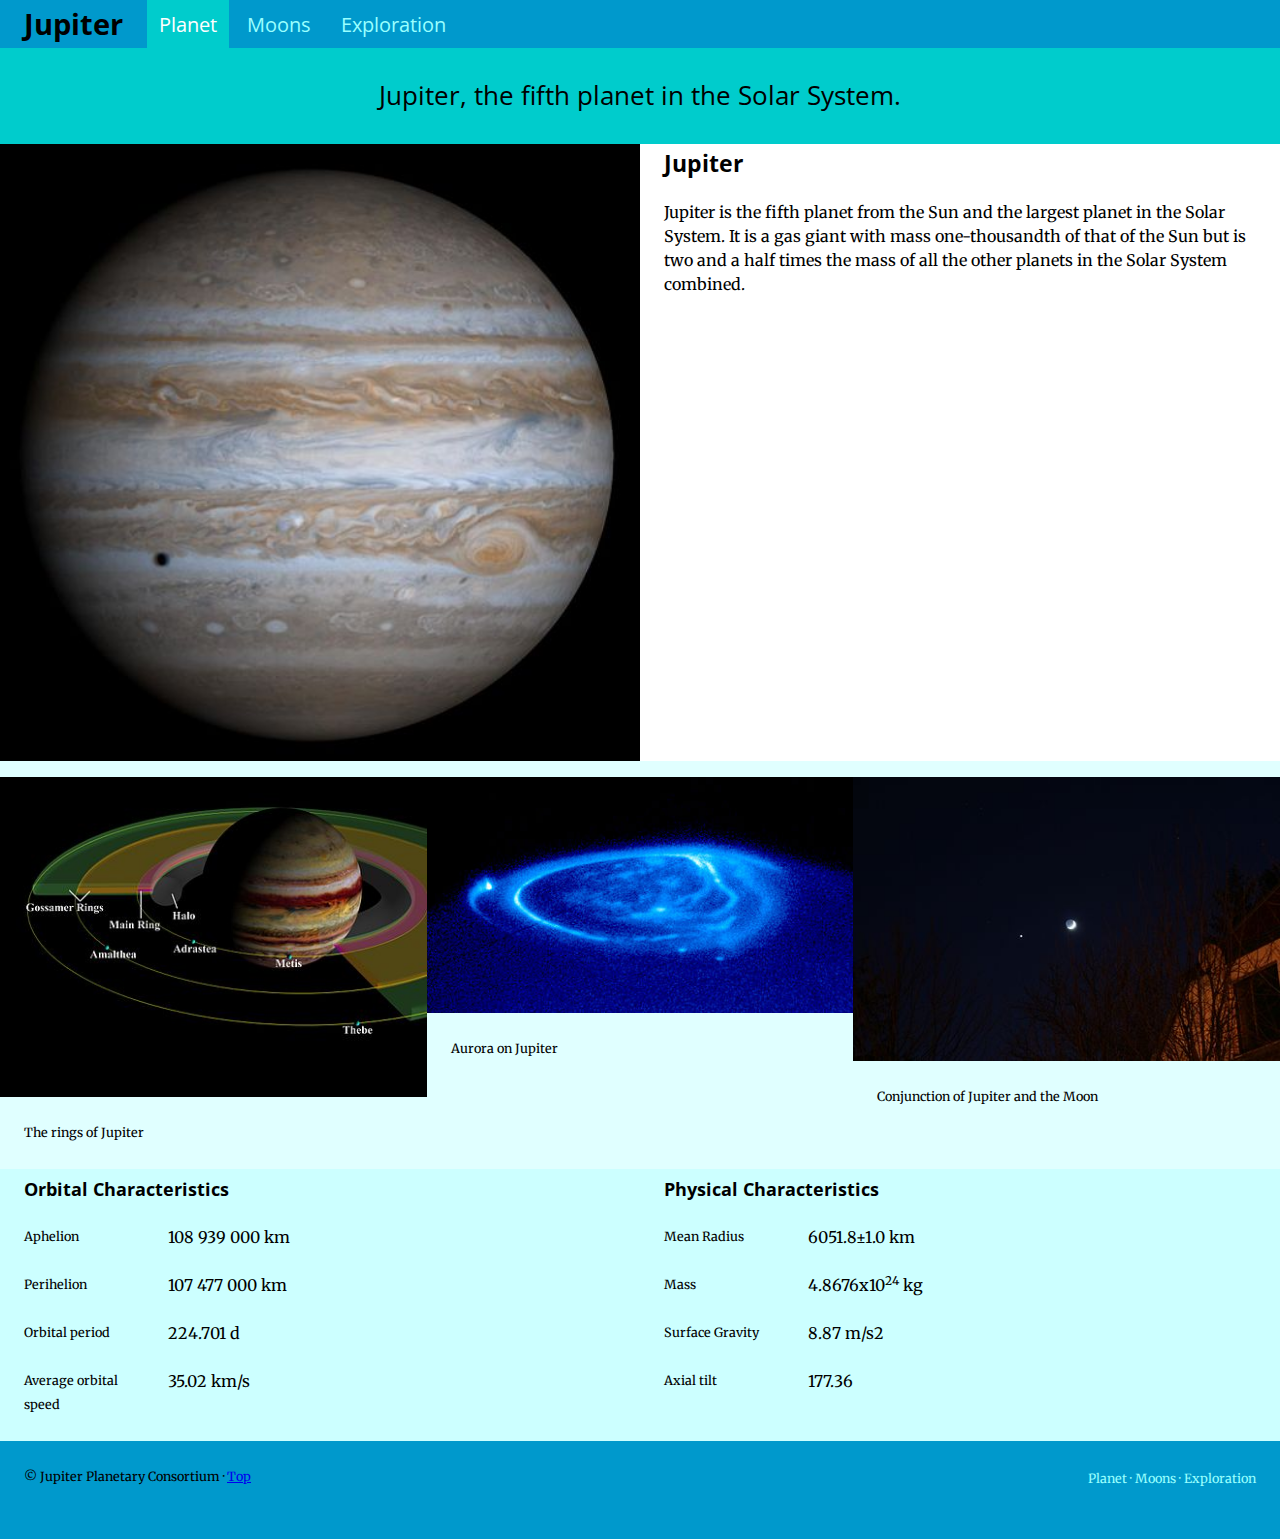
<file: index.html>
<!DOCTYPE html>
<html lang="en-ca">
<head>
  <meta charset="utf-8">
  <title>Jupiter</title>
  <meta name="viewport" content="width=device-width,initial-scale=1">
  <link href="http://fonts.googleapis.com/css?family=Open+Sans:400,700|Merriweather:400,400italic,700" rel="stylesheet">
  <link href="css/main.css" rel="stylesheet">
  <link href="css/grid.css" rel="stylesheet">
  <link href="css/typography.css" rel="stylesheet">
</head>
<body>

<ul class="skip-links">
    <li><a href="#main">Skip to main content</a></li>
    <li><a href="#navigation">Skip to main navigation</a></li>
</ul>
    
<div role="banner" class="backgroundblue">
<h1 class="header push-none gutter">Jupiter</h1>

<nav role="navigation" id="navigation">
    <ul class="nav tera push-none brand-family">
     <li><a class="giga island-1-2 nav-current" href="index.html">Planet</a></li>
     <li class="giga island-1-2"><a href="moons.html">Moons</a></li>
     <li class="giga island-1-2"><a href="exploration.html">Exploration</a></li>
    </ul>
</nav>
</div>
 
<main role="main" id="main">
    
<div class="backgroundgreen">
    <h2 class="heda pad-t">Jupiter, the fifth planet in the Solar System.</h2>
</div>
    
<div class="grid">
    <div class="unit unit-xs-1 unit-s-1 unit-m-1-2 unit-l-1-2">
        <img src="images/jupiter.jpg" alt="jupiter">
    </div>
    <div class="unit unit-xs-1 unit-s-1 unit-m-1-2 unit-l-1-2"> 
        <h3 class="gutter">Jupiter</h3>
    
        <p class="gutter">Jupiter is the fifth planet from the Sun and the largest planet in the Solar System. It is a gas giant with mass one-thousandth of that of the Sun but is two and a half times the mass of all the other planets in the Solar System combined.</p>
    </div>
</div>
    
<div class="verylightbluebackground">    
<div class="grid">
    <div class="unit unit-xs-1 unit-s-1 unit-m-1-3 unit-l-1-3">
        <figure>
            <img src="images/jupiter-rings.jpg" alt="jupiter's rings">
            <figcaption class="micro gutter pad-t">The rings of Jupiter</figcaption>
        </figure>
    </div>
      
<div class="unit unit-xs-1 unit-s-1-2 unit-m-1-3 unit-l-1-3">
    <figure>
        <img src="images/jupiter-aurora.jpg" alt="jupiter's aurora">
        <figcaption class="micro gutter pad-t">Aurora on Jupiter</figcaption>
    </figure>
</div>
    
<div class="unit unit-xs-1 unit-s-1-2 unit-m-1-3 unit-l-1-3">
    <figure>
        <img src="images/conjunction-of-jupiter-and-moon.jpg" alt="conjunction of jupiter and moon">
        <figcaption class="micro gutter pad-t">Conjunction of Jupiter and the Moon</figcaption>
    </figure>
</div>
</div>
</div>
    
<div class="verylightbluebackground2">    
<div class="grid">
    <div class="unit unit-xs-1 unit-s-1 unit-m-1-2 unit-l-1-2">
<h3 class="mega gutter">Orbital Characteristics</h3>
    
    <dl>
        <dt class="micro gutter">Aphelion</dt>
        <dd class="gutter">108 939 000 km</dd>
        
        <dt class="micro gutter">Perihelion</dt>
        <dd class="gutter">107 477 000 km</dd>
        
        <dt class="micro gutter">Orbital period</dt>
        <dd class="gutter">224.701 d</dd>
        
        <dt class="micro gutter">Average orbital speed</dt>
        <dd class="gutter">35.02 km/s</dd>
    </dl>
    </div>
    
    <div class="unit unit-xs-1 unit-s-1 unit-m-1-2 unit-l-1-2">
<h3 class="mega gutter">Physical Characteristics</h3>
    
    <dl>
        <dt class="micro gutter">Mean Radius</dt>
        <dd class="gutter">6051.8±1.0 km</dd>
        
        <dt class="micro gutter">Mass</dt>
        <dd class="gutter">4.8676x10<sup>24</sup> kg</dd>
        
        <dt class="micro gutter">Surface Gravity</dt>
        <dd class="gutter">8.87 m/s2</dd>
        
        <dt class="micro gutter">Axial tilt</dt>
        <dd class="gutter">177.36</dd>
    </dl>
   </div>
</div>
</div>
    
</main>
    
        <div class="backgroundblue grid pad-t">
        <div role="contentinfo" class="unit unit-s-1 unit-m-1-2 unit-l-1-2 copyright">
        <p class="micro push-none gutter">© Jupiter Planetary Consortium · <a href="index.html">Top</a></p> 
        </div>
<nav class="gutter unit unit-s-1 unit-m-1-2 unit-l-1-2">
    <ul class="nav navfooter copyrightul">
     <li class="micro"><a href="index.html">Planet</a></li>
     <li class="micro"><a href="moons.html">Moons</a></li>
     <li class="micro pad-b"><a href="exploration.html">Exploration</a></li>
    </ul>
</nav>
</div>
    
</body>
</html>
</file>
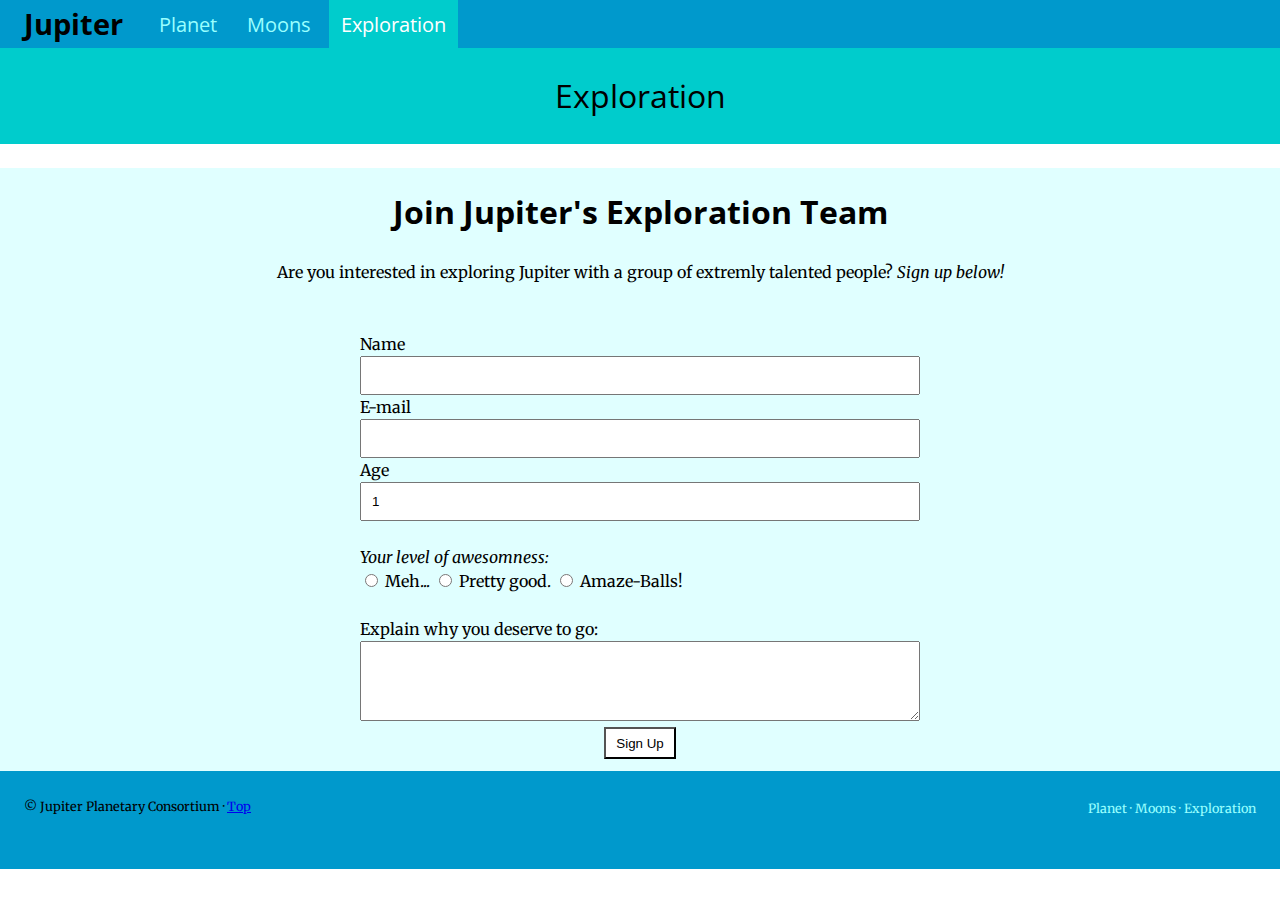
<file: exploration.html>
<!DOCTYPE html>
<html lang="en-ca">
<head>
  <meta charset="utf-8">
  <title>Jupiter</title>
  <meta name="viewport" content="width=device-width,initial-scale=1">
  <link href="http://fonts.googleapis.com/css?family=Open+Sans:400,700|Merriweather:400,400italic,700" rel="stylesheet">
  <link href="css/main.css" rel="stylesheet">
  <link href="css/grid.css" rel="stylesheet">
  <link href="css/typography.css" rel="stylesheet">
</head>
<body>
    
<ul class="skip-links">
    <li><a href="#main">Skip to main content</a></li>
    <li><a href="#navigation">Skip to main navigation</a></li>
</ul>

<div class="backgroundblue">
<h1 role="banner" class="header push-none gutter">Jupiter</h1>

<main role="main" id="main">
    
<nav role="navigation" id="navigation">
    <ul class="nav tera push-none brand-family">
     <li class="giga island-1-2"><a href="index.html">Planet</a></li>
     <li class="giga island-1-2"><a href="moons.html">Moons</a></li>
     <li><a class="giga island-1-2 nav-current" href="exploration.html">Exploration</a></li>
    </ul>
</nav>
</div>
    
<div class="backgroundgreen push">
        <h2 class="zetta gutter pad-t">Exploration</h2>
</div>
    
<div class="verylightbluebackground push-none island-1-2">
        <h3 class="form zetta gutter push-none">Join Jupiter's Exploration Team</h3>

<p class="interested island">Are you interested in exploring Jupiter with a group of extremly talented people? <em>Sign up below!</em></p>
    
<form action="thanks.html" method="post" class="form2">    

<div class="name">
 <label for="name">Name</label>    
 <input type="text" id="name">
</div>   
    
<div class="email">
 <label for="email">E-mail</label>    
 <input type="email" id="email">
</div> 
    
<div class="age">
 <label for="age">Age</label>    
 <input type="number" id="age" min="1" max="150" value="1">
</div>
    
<div>
 <p class="push-none pad-top"><em>Your level of awesomness:</em></p>
    
 <span class="radio">
  <input type="radio" id="ok" name="level-of-awesomeness">
  <label for="ok">Meh...</label>
 </span>
    
 <span class="radio">  
  <input type="radio" id="good" name="level-of-awesomeness">
  <label for="good">Pretty good.</label>
 </span>
    
 <span class="radio">    
  <input type="radio" id="amaze" name="level-of-awesomeness">
  <label for="amaze">Amaze-Balls!</label>
 </span>
</div> 
    
<div>
 <label for="stuff" class="pad-top">Explain why you deserve to go:</label>    
 <textarea id="stuff" class="writting island"></textarea>
</div> 
    
<div class="signup">
 <button type="submit">Sign Up</button>
</div> 
    
</form> 
</div>
    
<div class="backgroundblue grid pad-t">
        <div role="contentinfo" class="unit unit-s-1 unit-m-1-2 unit-l-1-2 copyright">
        <p class="micro push-none gutter">© Jupiter Planetary Consortium · <a href="index.html">Top</a></p>
        </div>
<nav class="gutter unit unit-s-1 unit-m-1-2 unit-l-1-2">
    <ul class="nav navfooter copyrightul">
     <li class="micro"><a href="index.html">Planet</a></li>
     <li class="micro"><a href="moons.html">Moons</a></li>
     <li class="micro pad-b"><a href="exploration.html">Exploration</a></li>
    </ul>
</nav>
</div>
    
</body>
</html>
</file>
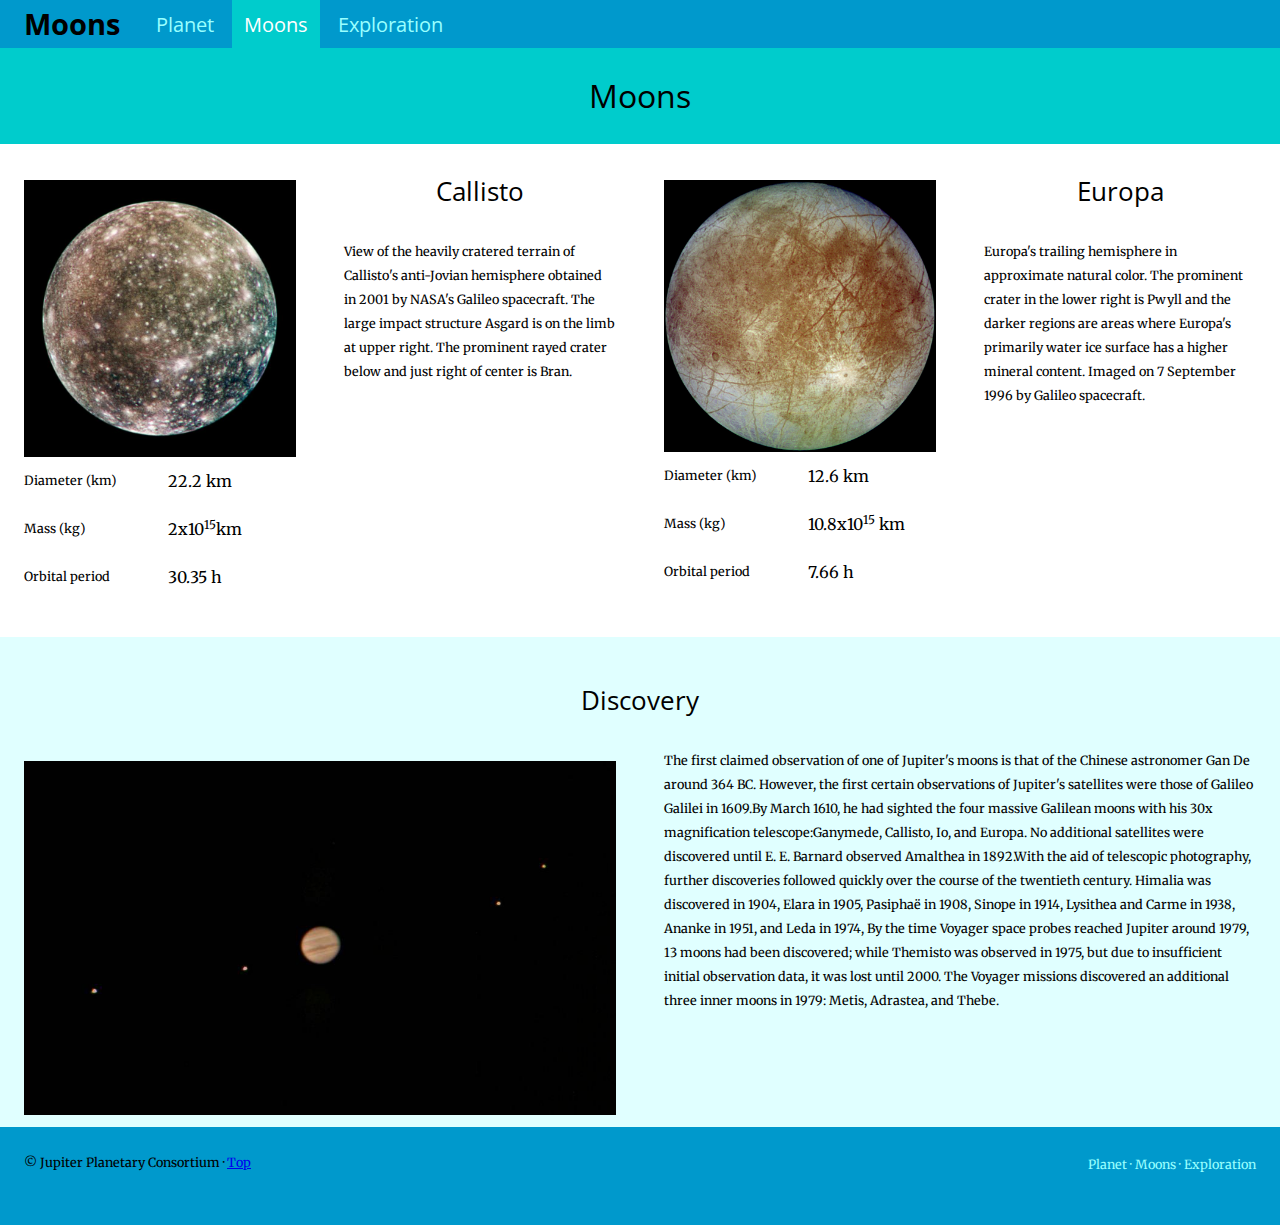
<file: moons.html>
<!DOCTYPE html>
<html lang="en-ca">
<head>
  <meta charset="utf-8">
  <title>Moons</title>
  <meta name="viewport" content="width=device-width,initial-scale=1">
  <link href="http://fonts.googleapis.com/css?family=Open+Sans:400,700|Merriweather:400,400italic,700" rel="stylesheet">
  <link href="css/grid.css" rel="stylesheet">
  <link href="css/main.css" rel="stylesheet">
  <link href="css/typography.css" rel="stylesheet">
</head>
<body>
    
<ul class="skip-links">
    <li><a href="#main">Skip to main content</a></li>
    <li><a href="#navigation">Skip to main navigation</a></li>
</ul>

<div role="banner" class="backgroundblue">
<h1  class="header push-none gutter">Moons</h1>

<nav role="navigation" id="navigation">
    <ul class="nav tera push-none brand-family">
     <li class="giga island-1-2"><a href="index.html">Planet</a></li>
     <li><a class="giga island-1-2 nav-current" href="moons.html">Moons</a></li>
     <li class="giga island-1-2"><a href="exploration.html">Exploration</a></li>
    </ul>
</nav>
</div>
    
<main role="main" id="main">
  
<div class="backgroundgreen push">
        <h2 class="zetta gutter pad-t">Moons</h2>
</div>
         
<div class="grid">
<div class="unit unit-xs-1 unit-s-1 unit-m-1-2 unit-l-1-2">
    <div class="grid">
        <div class="unit unit-xs-1 unit-s-1 unit-l-1-2 island-1-2">    
            <img src="images/callisto.jpg" alt="callisto" class="gutter-half">
        </div>
        <div class="unit unit-xs-1 unit-s-1 unit-l-1-2">
            <h2 class="gutter">Callisto</h2> 
            <p class="micro gutter">View of the heavily cratered terrain of Callisto's anti-Jovian hemisphere obtained in 2001 by NASA's Galileo spacecraft. The large impact structure Asgard is on the limb at upper right. The prominent rayed crater below and just right of center is Bran.</p>    
        </div>
    </div>
    
    <dl>
        <dt class="micro gutter">Diameter (km)</dt>
        <dd class="gutter">22.2 km</dd>
        
        <dt class="micro gutter">Mass (kg)</dt>
        <dd class="gutter">2x10<sup>15</sup>km</dd>
        
        <dt class="micro gutter">Orbital period</dt>
        <dd class="gutter">30.35 h</dd>
    </dl>
    
</div>
    
    <div class="unit unit-xs-1 unit-s-1 unit-m-1-2 unit-l-1-2">
        <div class="grid">
            <div class="unit unit-xs-1 unit-s-1 unit-l-1-2 island-1-2"> 
                <img src="images/europa-moon.jpg" alt="europa" class="gutter-half">
            </div>
            <div class="unit unit-xs-1 unit-s-1 unit-l-1-2"> 
                <h2 class="gutter">Europa</h2>
                <p class="micro gutter">Europa's trailing hemisphere in approximate natural color. The prominent crater in the lower right is Pwyll and the darker regions are areas where Europa's primarily water ice surface has a higher mineral content. Imaged on 7 September 1996 by Galileo spacecraft.</p>
            </div>
        </div>
        
         <dl>
        <dt class="micro gutter">Diameter (km)</dt>
        <dd class="gutter">12.6 km</dd>
        
        <dt class="micro gutter">Mass (kg)</dt>
        <dd class="gutter">10.8x10<sup>15</sup> km</dd>
        
        <dt class="micro gutter">Orbital period</dt>
        <dd class="gutter">7.66 h</dd>
    </dl>
    </div>
</div>
    
            <div class="verylightbluebackground"> 
                <h2 class="push-none island">Discovery</h2>
            <div class="grid">
            <div class="unit unit-xs-1 unit-s-1 unit-m-1 unit-l-1-2 island-1-2">    
            <img src="images/jupiter-moons.jpg" alt="jupiter moons" class="gutter-half">
            </div>
                <p class="micro gutter unit unit-xs-1 unit-s-1 unit-m-1 unit-l-1-2">The first claimed observation of one of Jupiter's moons is that of the Chinese astronomer Gan De around 364 BC. However, the first certain observations of Jupiter's satellites were those of Galileo Galilei in 1609.By March 1610, he had sighted the four massive Galilean moons with his 30x magnification telescope:Ganymede, Callisto, Io, and Europa. No additional satellites were discovered until E. E. Barnard observed Amalthea in 1892.With the aid of telescopic photography, further discoveries followed quickly over the course of the twentieth century. Himalia was discovered in 1904, Elara in 1905, Pasiphaë in 1908, Sinope in 1914, Lysithea and Carme in 1938, Ananke in 1951, and Leda in 1974, By the time Voyager space probes reached Jupiter around 1979, 13 moons had been discovered; while Themisto was observed in 1975, but due to insufficient initial observation data, it was lost until 2000. The Voyager missions discovered an additional three inner moons in 1979: Metis, Adrastea, and Thebe.</p>
            </div>
            </div>
    
</main>

    <div class="backgroundblue grid pad-t">
        <div role="contentinfo" class="unit unit-s-1 unit-m-1-2 unit-l-1-2 copyright">
        <p class="micro push-none gutter">© Jupiter Planetary Consortium · <a href="index.html">Top</a></p>
        </div>
<nav class="gutter unit unit-s-1 unit-m-1-2 unit-l-1-2">
    <ul class="nav navfooter copyrightul">
     <li class="micro"><a href="index.html">Planet</a></li>
     <li class="micro"><a href="moons.html">Moons</a></li>
     <li class="micro pad-b"><a href="exploration.html">Exploration</a></li>
    </ul>
</nav>
</div>
    
</body>
</html>
</file>
<file: css/main.css>
@-moz-viewport { width: device-width; scale: 1; }
@-ms-viewport { width: device-width; scale: 1; }
@-o-viewport { width: device-width; scale: 1; }
@-webkit-viewport { width: device-width; scale: 1; }
@viewport { width: device-width; scale: 1; }

html {
  margin: 0;
  padding: 0;
  box-sizing: border-box;

  -moz-text-size-adjust: 100%;
  -ms-text-size-adjust: 100%;
  -webkit-text-size-adjust: 100%;
  text-size-adjust: 100%;
}

@media only screen and (min-width: 60em) {

    html {
        font-size: 110%;
    }
    
}

@media only screen and (min-width: 90em) {

    html {
        font-size: 120%;
    }
    
}

@media only screen and (min-width: 120em) {

    html {
        font-size: 130%;
    }
    
}

*, *:before, *:after {
  box-sizing: inherit;
}

body {
  margin: 0;
  padding: 0;
}

a:focus {
 outline: 3px solid #000;   
}

.skip-links {
    margin: 0;
    padding: 0;
    list-style-type: none;
}

.skip-links a {
    position: absolute;
    top: -10em;
    background-color: #000;
    color: #fff;
    text-decoration: none;
    padding: 0.5em 0.75em;
    font-size: 1.25em;
}

.skip-links a:focus {
    top: 0;
}

img {
  display: block;
  width: 100%;
}
    
h1 {
    margin: 0;
    text-align: center;
}

h3 {
    margin: 0;
    padding-top: .5rem;
}

.nav {
    padding: 0;
    list-style-type: none;
}

.nav a,
.nav a:visited {
    display: block;
    color: #99FFFF;
    text-decoration: none;
}

.nav a:hover,
.nav a:active,
.nav .nav-current,
.nav .nav-current:link,
.nav .nav-current:visited {
    background-color: #00CCCC;
    color: #fff;
}
    
.backgroundblue {
    background-color: #0099CC;
    overflow: hidden;
}

.backgroundgreen {
    background-color: #00CCCC;
    overflow: hidden;
    text-align: center;
}

.backgroundlightblue {
    background-color: #99FFFF;
    overflow: hidden;
}

.verylightbluebackground {
    background-color: #E0FFFF;
    padding-top: 1rem;
}

.verylightbluebackground2 {
    background-color: #CCFFFF;
} 

@media only screen and (min-width: 25em) {

    .nav {
        text-align: center;
    }
    
    .nav li {
        display: inline-block;
        border: 0;
    }
    
    .copyright {
        text-align: center;
    }
    
    .navfooter li::after {
        content:" · ";
    }
    
    .navfooter a {
        display: inline; 
    }
    
    .navfooter :last-child::after {
        content: none;
    }
    
    .navfooter {
        color: #99FFFF;
    }
}

@media only screen and (min-width: 50em) {
    
    .nav {
        float: left;
    }
    
    h1 {
        float: left;
    }
    
    .copyright {
        text-align: left;
    }
    
    .copyrightul {
        float: right;
    }
        
}

@media only screen and (min-width: 60em) {
    
    .copyright {
        text-align: left;
    }
    
    .copyrightul {
        float: right;
    }
    
    dt {
        float: left;
        clear: left;
        width: 9rem;
    }
    
    dd {
        float: left;
        margin: 0;
        padding: 0;
    }
    
    dl {
        overflow: hidden;
    }
        
}

.interested {
    background-color: #E0FFFF;
    text-align: center;
}

.form {
    text-align: center;
}

.form2 {
    margin: 0 auto;
    padding: 0;
    max-width: 35em;
}

label {
    display: block;
}

input + label {
    display: inline-block;
}

button {
    background-color: white;
    padding: 0.5em 0.75em;
}

button:hover {
    background-color: #0099CC;
    cursor: pointer;
    color: #fff;
}

.signup {
    text-align: center;
}

input[type="text"] {
    padding: .75em;
    width: 100%;
}

input[type="email"] {
    padding: .75em;
    width: 100%;
}

input[type="number"] {
    padding: .75em;
    width: 100%;
}

.writting {
    width: 100%;
}

.radio {
    white-space: nowrap;
}
</file>
<file: css/grid.css>
.grid {
  margin: 0;
  padding: 0;
  letter-spacing: -0.31em;
  text-rendering: optimizespeed;
  display: -webkit-flex;
  -webkit-flex-flow: row wrap;
  display: -ms-flexbox;
  -ms-flex-flow: row wrap;
}

.grid-bottom {
  -webkit-align-items: flex-end;
  -ms-align-items: flex-end;
}

.grid-middle {
  -webkit-align-items: center;
  -ms-align-items: center;
}

.opera-only :-o-prefocus, .grid {
  word-spacing: -0.43em;
}

.unit {
  letter-spacing: normal;
  text-rendering: auto;
  vertical-align: top;
  word-spacing: normal;
  display: inline-block;
  visibility: visible;
}

.grid-bottom .unit {
  vertical-align: bottom;
}

.grid-middle .unit {
  vertical-align: middle;
}

.unit-xs-hidden {
  display: none;
  visibility: hidden;
}

.unit-xs-1 {
  display: block;
  visibility: visible;
  width: 100%;
}

.unit-offset-xs-0 {
  margin-left: 0;
}

.unit-xs-1-2 {
  width: 50.0000%;
}

.unit-offset-xs-1-2 {
  margin-left: 50.0000%;
}

.unit-xs-1-3 {
  width: 33.3333%;
}

.unit-offset-xs-1-3 {
  margin-left: 33.3333%;
}

.unit-xs-2-3 {
  width: 66.6667%;
}

.unit-offset-xs-2-3 {
  margin-left: 66.6667%;
}

.unit-xs-1-2,.unit-xs-1-3,.unit-xs-2-3 {
  display: inline-block;
  visibility: visible;
}

@media only screen and (min-width: 25em) {

.unit-s-hidden {
  display: none;
  visibility: hidden;
}

.unit-s-1 {
  display: block;
  visibility: visible;
  width: 100%;
}

.unit-offset-s-0 {
  margin-left: 0;
}

.unit-s-1-2 {
  width: 50.0000%;
}

.unit-offset-s-1-2 {
  margin-left: 50.0000%;
}

.unit-s-1-3 {
  width: 33.3333%;
}

.unit-offset-s-1-3 {
  margin-left: 33.3333%;
}

.unit-s-2-3 {
  width: 66.6667%;
}

.unit-offset-s-2-3 {
  margin-left: 66.6667%;
}

.unit-s-1-2,.unit-s-1-3,.unit-s-2-3 {
  display: inline-block;
  visibility: visible;
}

}

@media only screen and (min-width: 50em) {

.unit-m-hidden {
  display: none;
  visibility: hidden;
}

.unit-m-1 {
  display: block;
  visibility: visible;
  width: 100%;
}

.unit-offset-m-0 {
  margin-left: 0;
}

.unit-m-1-2 {
  width: 50.0000%;
}

.unit-offset-m-1-2 {
  margin-left: 50.0000%;
}

.unit-m-1-3 {
  width: 33.3333%;
}

.unit-offset-m-1-3 {
  margin-left: 33.3333%;
}

.unit-m-2-3 {
  width: 66.6667%;
}

.unit-offset-m-2-3 {
  margin-left: 66.6667%;
}

.unit-m-1-2,.unit-m-1-3,.unit-m-2-3 {
  display: inline-block;
  visibility: visible;
}

}

@media only screen and (min-width: 60em) {

.unit-l-hidden {
  display: none;
  visibility: hidden;
}

.unit-l-1 {
  display: block;
  visibility: visible;
  width: 100%;
}

.unit-offset-l-0 {
  margin-left: 0;
}

.unit-l-1-2 {
  width: 50.0000%;
}

.unit-offset-l-1-2 {
  margin-left: 50.0000%;
}

.unit-l-1-3 {
  width: 33.3333%;
}

.unit-offset-l-1-3 {
  margin-left: 33.3333%;
}

.unit-l-2-3 {
  width: 66.6667%;
}

.unit-offset-l-2-3 {
  margin-left: 66.6667%;
}

.unit-l-1-2,.unit-l-1-3,.unit-l-2-3 {
  display: inline-block;
  visibility: visible;
}

}
</file>
<file: css/typography.css>
html {
  font: normal 100%/1.5 "Merriweather", serif;
}

h1, h2, h3, h4, h5, h6,
p, ul, ol, dl, dd, figure,
blockquote, details, hr,
fieldset, pre, table {
  margin: 0 0 1.5rem;
}

.yotta {
  font-size: 2.2807rem;
  line-height: 1.3154;
}

.zetta {
  font-size: 2.0273rem;
  line-height: 1.4798;
}

h1, .exa {
  font-size: 1.8020rem;
  line-height: 1.6648;
}

h2, .peta {
  font-size: 1.6018rem;
  line-height: 1.8729;
  font-weight: 400;
  text-align: center;
}

h3, .tera {
  font-size: 1.4238rem;
  line-height: 1.0535;
}

h4, .giga {
  font-size: 1.2656rem;
  line-height: 1.1852;
}

h5, .mega {
  font-size: 1.1250rem;
  line-height: 1.3333;
}

h6, .kilo {
  font-size: 1.0000rem;
  line-height: 1.5000;
}

small, .milli {
  font-size: 0.8889rem;
  line-height: 1.6875;
}

.micro {
  font-size: 0.7901rem;
  line-height: 1.8984;
}

sub,
sup {
  font-size: 75%;
  line-height: 1px;
  position: relative;
  vertical-align: baseline;
}

sup {
  top: -0.5em;
}

sub {
  bottom: -0.25em;
}

.push {
  margin-bottom: 1.5rem;
}

.push-none, .push-0 {
  margin-bottom: 0;
}

.push-double, .push-2 {
  margin-bottom: 3.0000rem;
}

.push-half, .push-1-2 {
  margin-bottom: 0.7500rem;
}

.pad-top, .pad-t {
  padding-top: 1.5rem;
}

.pad-bottom, .pad-b {
  padding-bottom: 1.5rem;
}

.pad-top-double, .pad-t-2 {
  padding-top: 3.0000rem;
}

.pad-bottom-double, .pad-b-2 {
  padding-bottom: 3.0000rem;
}

.pad-top-half, .pad-t-1-2 {
  padding-top: 0.7500rem;
}

.pad-bottom-half, .pad-b-1-2 {
  padding-bottom: 0.7500rem;
}

.island {
  padding: 1.5rem;
}

.island-half, .island-1-2 {
  padding: 0.7500rem;
}

.island-double, .island-2 {
  padding: 3.0000rem;
}

.gutter {
  padding-left: 1.5rem;
  padding-right: 1.5rem;
}

.gutter-half, .gutter-1-2 {
  padding-left: 0.7500rem;
  padding-right: 0.7500rem;
}

.gutter-double, .gutter-2 {
  padding-left: 3.0000rem;
  padding-right: 3.0000rem;
}

h1, h2, h3, h4, h5, h6,
.brand-family {
    font-family: "Open Sans", sans-serif;
}
</file>
